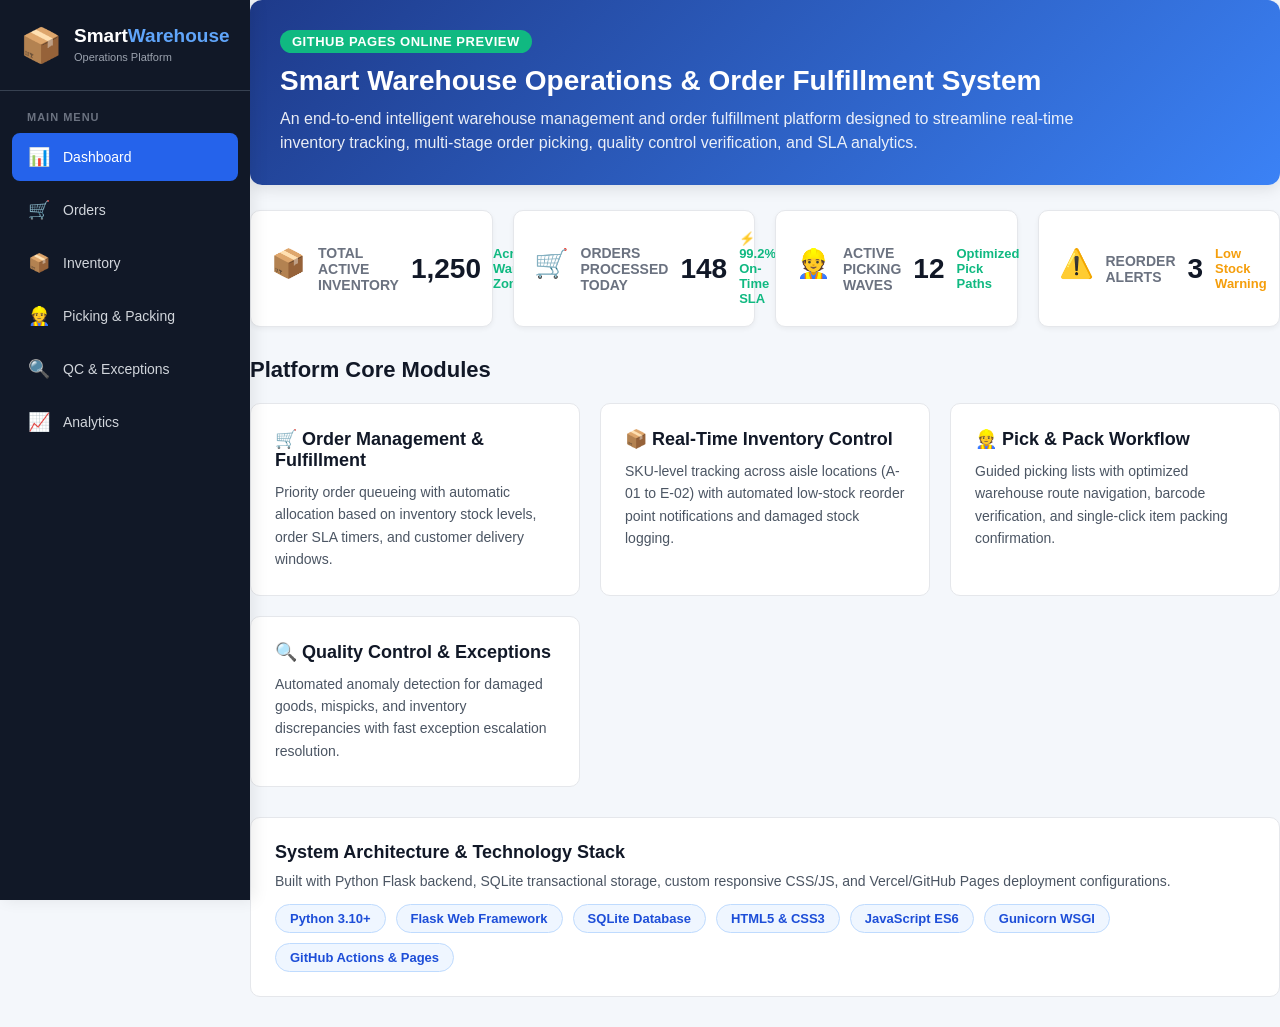
<file: index.html>
<!DOCTYPE html>
<html lang="en">

<head>
    <meta charset="UTF-8">
    <meta name="viewport" content="width=device-width, initial-scale=1.0">
    <title>Smart Warehouse Operations & Order Fulfillment System</title>
    <link rel="stylesheet" href="static/style.css">
    <style>
        .hero-banner {
            background: linear-gradient(135deg, #1e3a8a 0%, #3b82f6 100%);
            color: #ffffff;
            padding: 30px;
            border-radius: 12px;
            margin-bottom: 25px;
            box-shadow: 0 4px 15px rgba(0, 0, 0, 0.1);
        }
        .hero-banner h1 {
            font-size: 28px;
            margin-bottom: 10px;
            font-weight: 700;
        }
        .hero-banner p {
            font-size: 16px;
            opacity: 0.9;
            max-width: 800px;
            line-height: 1.5;
        }
        .badge-live {
            display: inline-block;
            background: #10b981;
            color: white;
            padding: 4px 12px;
            border-radius: 20px;
            font-size: 13px;
            font-weight: bold;
            margin-bottom: 12px;
            text-transform: uppercase;
            letter-spacing: 0.5px;
        }
        .metrics-grid {
            display: grid;
            grid-template-columns: repeat(auto-fit, minmax(220px, 1fr));
            gap: 20px;
            margin-bottom: 30px;
        }
        .metric-card {
            background: #ffffff;
            padding: 20px;
            border-radius: 10px;
            border: 1px solid #e5e7eb;
            box-shadow: 0 2px 5px rgba(0, 0, 0, 0.05);
            transition: transform 0.2s ease, box-shadow 0.2s ease;
        }
        .metric-card:hover {
            transform: translateY(-2px);
            box-shadow: 0 4px 12px rgba(0, 0, 0, 0.08);
        }
        .metric-icon {
            font-size: 28px;
            margin-bottom: 10px;
        }
        .metric-title {
            font-size: 14px;
            color: #6b7280;
            font-weight: 600;
            text-transform: uppercase;
        }
        .metric-value {
            font-size: 28px;
            font-weight: 800;
            color: #111827;
            margin: 5px 0;
        }
        .metric-subtitle {
            font-size: 13px;
            color: #10b981;
            font-weight: 600;
        }
        .features-grid {
            display: grid;
            grid-template-columns: repeat(auto-fit, minmax(300px, 1fr));
            gap: 20px;
            margin-bottom: 30px;
        }
        .feature-card {
            background: #ffffff;
            padding: 24px;
            border-radius: 10px;
            border: 1px solid #e5e7eb;
        }
        .feature-card h3 {
            font-size: 18px;
            color: #111827;
            margin-bottom: 10px;
            display: flex;
            align-items: center;
            gap: 10px;
        }
        .feature-card p {
            font-size: 14px;
            color: #4b5563;
            line-height: 1.6;
        }
        .tech-stack-section {
            background: #ffffff;
            padding: 24px;
            border-radius: 10px;
            border: 1px solid #e5e7eb;
            margin-bottom: 30px;
        }
        .tech-tags {
            display: flex;
            flex-wrap: wrap;
            gap: 10px;
            margin-top: 15px;
        }
        .tech-tag {
            background: #eff6ff;
            color: #1d4ed8;
            padding: 6px 14px;
            border-radius: 20px;
            font-size: 13px;
            font-weight: 600;
            border: 1px solid #bfdbfe;
        }
    </style>
</head>

<body>

    <div class="app-container">

        <!-- SIDEBAR -->
        <aside class="sidebar" id="sidebar">
            <div class="logo-area">
                <div class="logo-icon">📦</div>
                <div class="logo-text">
                    <h2>Smart<span>Warehouse</span></h2>
                    <small>Operations Platform</small>
                </div>
            </div>

            <nav class="sidebar-nav">
                <p class="nav-heading">MAIN MENU</p>
                <a href="#overview" class="nav-link active">
                    <span class="nav-icon">📊</span>
                    <span>Dashboard</span>
                </a>
                <a href="#orders" class="nav-link">
                    <span class="nav-icon">🛒</span>
                    <span>Orders</span>
                </a>
                <a href="#inventory" class="nav-link">
                    <span class="nav-icon">📦</span>
                    <span>Inventory</span>
                </a>
                <a href="#picking" class="nav-link">
                    <span class="nav-icon">👷</span>
                    <span>Picking & Packing</span>
                </a>
                <a href="#qc" class="nav-link">
                    <span class="nav-icon">🔍</span>
                    <span>QC & Exceptions</span>
                </a>
                <a href="#analytics" class="nav-link">
                    <span class="nav-icon">📈</span>
                    <span>Analytics</span>
                </a>
            </nav>
        </aside>

        <!-- MAIN CONTENT AREA -->
        <main class="main-content">
            
            <!-- HERO BANNER -->
            <div class="hero-banner" id="overview">
                <span class="badge-live">GitHub Pages Online Preview</span>
                <h1>Smart Warehouse Operations & Order Fulfillment System</h1>
                <p>
                    An end-to-end intelligent warehouse management and order fulfillment platform designed to streamline real-time inventory tracking, multi-stage order picking, quality control verification, and SLA analytics.
                </p>
            </div>

            <!-- KEY METRICS -->
            <div class="metrics-grid">
                <div class="metric-card">
                    <div class="metric-icon">📦</div>
                    <div class="metric-title">Total Active Inventory</div>
                    <div class="metric-value">1,250</div>
                    <div class="metric-subtitle">Across 5 Warehouse Zones</div>
                </div>

                <div class="metric-card">
                    <div class="metric-icon">🛒</div>
                    <div class="metric-title">Orders Processed Today</div>
                    <div class="metric-value">148</div>
                    <div class="metric-subtitle">⚡ 99.2% On-Time SLA</div>
                </div>

                <div class="metric-card">
                    <div class="metric-icon">👷</div>
                    <div class="metric-title">Active Picking Waves</div>
                    <div class="metric-value">12</div>
                    <div class="metric-subtitle">Optimized Pick Paths</div>
                </div>

                <div class="metric-card">
                    <div class="metric-icon">⚠️</div>
                    <div class="metric-title">Reorder Alerts</div>
                    <div class="metric-value">3</div>
                    <div class="metric-subtitle" style="color: #f59e0b;">Low Stock Warning</div>
                </div>
            </div>

            <!-- CORE MODULES -->
            <h2 style="margin-bottom: 20px; font-size: 22px; color: #111827;">Platform Core Modules</h2>
            <div class="features-grid">
                <div class="feature-card" id="orders">
                    <h3>🛒 Order Management & Fulfillment</h3>
                    <p>Priority order queueing with automatic allocation based on inventory stock levels, order SLA timers, and customer delivery windows.</p>
                </div>

                <div class="feature-card" id="inventory">
                    <h3>📦 Real-Time Inventory Control</h3>
                    <p>SKU-level tracking across aisle locations (A-01 to E-02) with automated low-stock reorder point notifications and damaged stock logging.</p>
                </div>

                <div class="feature-card" id="picking">
                    <h3>👷 Pick & Pack Workflow</h3>
                    <p>Guided picking lists with optimized warehouse route navigation, barcode verification, and single-click item packing confirmation.</p>
                </div>

                <div class="feature-card" id="qc">
                    <h3>🔍 Quality Control & Exceptions</h3>
                    <p>Automated anomaly detection for damaged goods, mispicks, and inventory discrepancies with fast exception escalation resolution.</p>
                </div>
            </div>

            <!-- TECH STACK -->
            <div class="tech-stack-section" id="analytics">
                <h3 style="margin-bottom: 10px; font-size: 18px; color: #111827;">System Architecture & Technology Stack</h3>
                <p style="font-size: 14px; color: #4b5563;">Built with Python Flask backend, SQLite transactional storage, custom responsive CSS/JS, and Vercel/GitHub Pages deployment configurations.</p>
                <div class="tech-tags">
                    <span class="tech-tag">Python 3.10+</span>
                    <span class="tech-tag">Flask Web Framework</span>
                    <span class="tech-tag">SQLite Database</span>
                    <span class="tech-tag">HTML5 & CSS3</span>
                    <span class="tech-tag">JavaScript ES6</span>
                    <span class="tech-tag">Gunicorn WSGI</span>
                    <span class="tech-tag">GitHub Actions & Pages</span>
                </div>
            </div>

        </main>
    </div>

</body>
</html>
</file>
<file: static/style.css>
/* =========================================================
   SMART WAREHOUSE OPERATIONS SYSTEM
   MAIN STYLESHEET
   ========================================================= */

* {
    margin: 0;
    padding: 0;
    box-sizing: border-box;
}

html {
    scroll-behavior: smooth;
}

body {
    font-family: Arial, Helvetica, sans-serif;
    background: #f4f7fb;
    color: #1f2937;
    min-height: 100vh;
}

a {
    text-decoration: none;
    color: inherit;
}

button {
    font-family: inherit;
}


/* =========================================================
   MAIN LAYOUT
   ========================================================= */

.app-container {
    display: flex;
    min-height: 100vh;
}


/* =========================================================
   SIDEBAR
   ========================================================= */

.sidebar {
    width: 250px;
    min-height: 100vh;
    background: #111827;
    color: white;
    position: fixed;
    left: 0;
    top: 0;
    bottom: 0;
    overflow-y: auto;
    z-index: 1000;
    box-shadow: 4px 0 15px rgba(0, 0, 0, 0.08);
}

.logo-area {
    padding: 25px 20px;
    display: flex;
    align-items: center;
    gap: 12px;
    border-bottom: 1px solid #374151;
}

.logo-icon {
    font-size: 34px;
}

.logo-text h2 {
    font-size: 19px;
    margin: 0;
}

.logo-text h2 span {
    color: #60a5fa;
}

.logo-text small {
    color: #9ca3af;
    font-size: 11px;
}

.sidebar-nav {
    padding: 20px 12px;
}

.nav-heading {
    color: #6b7280;
    font-size: 11px;
    font-weight: 700;
    letter-spacing: 1px;
    padding: 0 15px 10px;
}

.nav-link {
    display: flex;
    align-items: center;
    gap: 12px;
    padding: 13px 15px;
    margin-bottom: 5px;
    border-radius: 8px;
    color: #d1d5db;
    font-size: 14px;
    transition: 0.2s ease;
}

.nav-link:hover {
    background: #1f2937;
    color: white;
    transform: translateX(2px);
}

.nav-link.active {
    background: #2563eb;
    color: white;
}

.nav-icon {
    width: 24px;
    text-align: center;
    font-size: 18px;
}

.nav-divider {
    height: 1px;
    background: #374151;
    margin: 20px 5px;
}

.sidebar-footer {
    position: absolute;
    bottom: 20px;
    left: 12px;
    right: 12px;
}

.system-status {
    display: flex;
    align-items: center;
    gap: 10px;
    padding: 12px;
    background: #1f2937;
    border-radius: 8px;
}

.status-dot,
.live-dot {
    width: 9px;
    height: 9px;
    background: #22c55e;
    border-radius: 50%;
    display: inline-block;
    box-shadow: 0 0 8px rgba(34, 197, 94, 0.7);
}

.system-status strong {
    display: block;
    font-size: 12px;
}

.system-status small {
    display: block;
    color: #9ca3af;
    font-size: 10px;
    margin-top: 3px;
}

.hackathon-badge {
    margin-top: 10px;
    padding: 10px;
    text-align: center;
    background: #1e3a8a;
    border-radius: 8px;
    font-size: 12px;
}


/* =========================================================
   MAIN CONTENT
   ========================================================= */

.main-content {
    margin-left: 250px;
    width: calc(100% - 250px);
    min-height: 100vh;
}


/* =========================================================
   TOP BAR
   ========================================================= */

.topbar {
    height: 70px;
    background: white;
    border-bottom: 1px solid #e5e7eb;
    display: flex;
    align-items: center;
    justify-content: space-between;
    padding: 0 25px;
    position: sticky;
    top: 0;
    z-index: 900;
}

.topbar-left {
    display: flex;
    align-items: center;
    gap: 15px;
}

.topbar-right {
    display: flex;
    align-items: center;
    gap: 18px;
}

.menu-toggle {
    display: none;
    border: none;
    background: transparent;
    font-size: 25px;
    cursor: pointer;
}

.breadcrumb {
    display: flex;
    gap: 8px;
    align-items: center;
    color: #6b7280;
    font-size: 13px;
}

.breadcrumb strong {
    color: #111827;
}

.live-status {
    display: flex;
    align-items: center;
    gap: 7px;
    color: #16a34a;
    font-size: 13px;
    font-weight: 600;
}

.notification-btn {
    position: relative;
    font-size: 20px;
    cursor: pointer;
}

.notification-dot {
    position: absolute;
    top: 0;
    right: -2px;
    width: 7px;
    height: 7px;
    background: #ef4444;
    border-radius: 50%;
}

.user-profile {
    display: flex;
    align-items: center;
    gap: 10px;
}

.user-avatar {
    width: 40px;
    height: 40px;
    background: #2563eb;
    color: white;
    border-radius: 50%;
    display: flex;
    align-items: center;
    justify-content: center;
    font-weight: 700;
}

.user-info strong {
    display: block;
    font-size: 13px;
}

.user-info small {
    color: #6b7280;
    font-size: 11px;
}


/* =========================================================
   PAGE CONTENT
   ========================================================= */

.page-content {
    padding: 25px;
    min-height: calc(100vh - 140px);
}


/* =========================================================
   DASHBOARD
   ========================================================= */

.dashboard-page {
    width: 100%;
}

.page-header {
    display: flex;
    justify-content: space-between;
    align-items: center;
    margin-bottom: 25px;
}

.page-header h1 {
    margin: 0;
    font-size: 30px;
}

.page-header p {
    margin-top: 7px;
    color: #6b7280;
}

.new-order-btn {
    background: #2563eb;
    color: white;
    padding: 12px 18px;
    border-radius: 8px;
    font-weight: 600;
    transition: 0.2s;
}

.new-order-btn:hover {
    background: #1d4ed8;
    transform: translateY(-2px);
}


/* =========================================================
   METRICS
   ========================================================= */

.metrics-grid {
    display: grid;
    grid-template-columns: repeat(6, 1fr);
    gap: 15px;
    margin-bottom: 20px;
}

.metric-card {
    background: white;
    padding: 18px;
    border-radius: 12px;
    display: flex;
    align-items: center;
    gap: 12px;
    box-shadow: 0 3px 12px rgba(0, 0, 0, 0.07);
    transition: 0.2s;
}

.metric-card:hover {
    transform: translateY(-3px);
    box-shadow: 0 8px 20px rgba(0, 0, 0, 0.10);
}

.metric-icon {
    font-size: 28px;
}

.metric-card span {
    color: #6b7280;
    font-size: 12px;
}

.metric-card h2 {
    margin-top: 4px;
    font-size: 25px;
}

.metric-card.warning {
    border-left: 4px solid #f59e0b;
}

.metric-card.danger {
    border-left: 4px solid #ef4444;
}


/* =========================================================
   SUMMARY
   ========================================================= */

.summary-grid {
    display: grid;
    grid-template-columns: repeat(2, 1fr);
    gap: 20px;
    margin-bottom: 20px;
}

.summary-card {
    background: white;
    padding: 20px;
    border-radius: 12px;
    display: flex;
    align-items: center;
    gap: 15px;
    box-shadow: 0 3px 12px rgba(0, 0, 0, 0.07);
    transition: 0.2s;
}

.summary-card:hover {
    transform: translateY(-3px);
}

.summary-icon {
    font-size: 35px;
}

.summary-card span {
    display: block;
    color: #6b7280;
    font-size: 13px;
}

.summary-card strong {
    display: block;
    font-size: 28px;
    margin-top: 5px;
}


/* =========================================================
   CARDS
   ========================================================= */

.dashboard-card,
.card,
.inventory-card,
.analytics-card,
.order-card {
    background: white;
    border-radius: 12px;
    padding: 22px;
    box-shadow: 0 3px 12px rgba(0, 0, 0, 0.07);
    margin-bottom: 20px;
}

.card-header {
    display: flex;
    justify-content: space-between;
    align-items: center;
    margin-bottom: 20px;
}

.card-header h2 {
    font-size: 20px;
    margin: 0;
}

.card-header p {
    color: #6b7280;
    margin-top: 5px;
    font-size: 13px;
}

.view-link {
    color: #2563eb;
    font-weight: 600;
    font-size: 13px;
}

.view-link:hover {
    text-decoration: underline;
}


/* =========================================================
   TABLES
   ========================================================= */

.table-wrapper {
    width: 100%;
    overflow-x: auto;
}

table {
    width: 100%;
    border-collapse: collapse;
}

th {
    background: #f3f4f6;
    color: #374151;
    padding: 13px;
    text-align: left;
    font-size: 13px;
    font-weight: 600;
}

td {
    padding: 13px;
    border-bottom: 1px solid #e5e7eb;
    font-size: 13px;
}

tbody tr:hover {
    background: #f9fafb;
}

.order-link {
    color: #2563eb;
    font-weight: 600;
}

.order-link:hover {
    text-decoration: underline;
}


/* =========================================================
   BADGES
   ========================================================= */

.badge,
.status-badge,
.status {
    display: inline-block;
    padding: 6px 10px;
    border-radius: 20px;
    font-size: 11px;
    font-weight: 600;
}

.badge.high {
    background: #ffedd5;
    color: #9a3412;
}

.badge.medium {
    background: #dbeafe;
    color: #1e40af;
}

.badge.low {
    background: #f3f4f6;
    color: #374151;
}

.badge.urgent {
    background: #fee2e2;
    color: #991b1b;
}

.status-badge {
    background: #e0f2fe;
    color: #075985;
}

.badge-success,
.status.healthy {
    background: #dcfce7;
    color: #166534;
}

.badge-warning,
.status.low {
    background: #fef3c7;
    color: #92400e;
}

.badge-danger,
.status.out {
    background: #fee2e2;
    color: #991b1b;
}

.badge-info {
    background: #dbeafe;
    color: #1e40af;
}

.empty {
    text-align: center;
    padding: 30px;
    color: #6b7280;
}


/* =========================================================
   BUTTONS
   ========================================================= */

.btn {
    display: inline-block;
    border: none;
    padding: 11px 18px;
    border-radius: 8px;
    cursor: pointer;
    font-weight: 600;
    font-size: 14px;
    transition: 0.2s;
}

.btn:hover {
    opacity: 0.9;
    transform: translateY(-1px);
}

.btn-primary {
    background: #2563eb;
    color: white;
}

.btn-success {
    background: #16a34a;
    color: white;
}

.btn-warning {
    background: #f59e0b;
    color: white;
}

.btn-danger {
    background: #dc2626;
    color: white;
}

.btn-secondary {
    background: #6b7280;
    color: white;
}


/* =========================================================
   QUICK ACTIONS
   ========================================================= */

.quick-actions {
    display: grid;
    grid-template-columns: repeat(6, 1fr);
    gap: 12px;
}

.action-btn {
    text-decoration: none;
    text-align: center;
    padding: 14px;
    border-radius: 8px;
    background: #eff6ff;
    color: #1d4ed8;
    font-weight: 600;
    border: 1px solid #dbeafe;
    transition: 0.2s;
}

.action-btn:hover {
    background: #2563eb;
    color: white;
    transform: translateY(-2px);
}


/* =========================================================
   FORMS
   ========================================================= */

.form-group {
    margin-bottom: 18px;
}

.form-group label {
    display: block;
    margin-bottom: 7px;
    font-weight: 600;
    font-size: 14px;
}

.form-control,
input,
select,
textarea {
    width: 100%;
    padding: 11px 12px;
    border: 1px solid #d1d5db;
    border-radius: 8px;
    background: white;
    font-family: inherit;
    font-size: 14px;
    outline: none;
}

.form-control:focus,
input:focus,
select:focus,
textarea:focus {
    border-color: #2563eb;
    box-shadow: 0 0 0 3px rgba(37, 99, 235, 0.1);
}

textarea {
    min-height: 120px;
    resize: vertical;
}

.form-grid {
    display: grid;
    grid-template-columns: repeat(2, 1fr);
    gap: 18px;
}

.form-grid .full-width {
    grid-column: 1 / -1;
}


/* =========================================================
   SEARCH
   ========================================================= */

.search-box {
    display: flex;
    align-items: center;
    gap: 10px;
    margin-bottom: 20px;
}

.search-box input {
    max-width: 350px;
}


/* =========================================================
   ALERTS
   ========================================================= */

.alert {
    padding: 13px 16px;
    border-radius: 8px;
    margin-bottom: 15px;
    font-size: 14px;
}

.alert-success {
    background: #dcfce7;
    color: #166534;
}

.alert-warning {
    background: #fef3c7;
    color: #92400e;
}

.alert-danger {
    background: #fee2e2;
    color: #991b1b;
}

.alert-info {
    background: #dbeafe;
    color: #1e40af;
}


/* =========================================================
   FLASH MESSAGES
   ========================================================= */

.flash-container {
    padding: 0 25px;
}

.flash-message {
    margin-top: 15px;
    padding: 12px 15px;
    border-radius: 8px;
    background: #dcfce7;
    color: #166534;
    display: flex;
    align-items: center;
    gap: 10px;
}

.flash-message button {
    margin-left: auto;
    border: none;
    background: transparent;
    font-size: 20px;
    cursor: pointer;
}


/* =========================================================
   NOTIFICATIONS
   ========================================================= */

.notification {
    background: white;
    border-radius: 10px;
    padding: 15px;
    margin-bottom: 12px;
    border-left: 4px solid #2563eb;
    box-shadow: 0 2px 8px rgba(0, 0, 0, 0.06);
}

.notification strong {
    display: block;
    margin-bottom: 5px;
}

.notification p {
    color: #6b7280;
    font-size: 13px;
}


/* =========================================================
   ANALYTICS
   ========================================================= */

.analytics-container {
    display: grid;
    grid-template-columns: 1fr 1fr;
    gap: 20px;
}

.progress-item {
    margin-bottom: 20px;
}

.progress-label {
    display: flex;
    justify-content: space-between;
    margin-bottom: 7px;
    font-size: 13px;
}

.progress-bar {
    width: 100%;
    height: 10px;
    background: #e5e7eb;
    border-radius: 10px;
    overflow: hidden;
}

.progress-fill {
    height: 100%;
    background: #2563eb;
    border-radius: 10px;
}


/* =========================================================
   FOOTER
   ========================================================= */

.main-footer {
    padding: 20px 25px;
    color: #6b7280;
    font-size: 12px;
    display: flex;
    justify-content: space-between;
    gap: 20px;
    border-top: 1px solid #e5e7eb;
    background: white;
}

.main-footer strong {
    color: #374151;
}


/* =========================================================
   MOBILE OVERLAY
   ========================================================= */

.sidebar-overlay {
    display: none;
}


/* =========================================================
   RESPONSIVE
   ========================================================= */

@media (max-width: 1200px) {

    .metrics-grid {
        grid-template-columns: repeat(3, 1fr);
    }

    .quick-actions {
        grid-template-columns: repeat(3, 1fr);
    }

}


@media (max-width: 900px) {

    .sidebar {
        transform: translateX(-100%);
        transition: transform 0.3s ease;
    }

    .sidebar.sidebar-open {
        transform: translateX(0);
    }

    .main-content {
        margin-left: 0;
        width: 100%;
    }

    .menu-toggle {
        display: block;
    }

    .sidebar-overlay.overlay-visible {
        display: block;
        position: fixed;
        inset: 0;
        background: rgba(0, 0, 0, 0.45);
        z-index: 999;
    }

    .metrics-grid {
        grid-template-columns: repeat(2, 1fr);
    }

    .summary-grid {
        grid-template-columns: 1fr;
    }

    .analytics-container {
        grid-template-columns: 1fr;
    }

}


@media (max-width: 600px) {

    .page-content {
        padding: 15px;
    }

    .topbar {
        padding: 0 15px;
    }

    .topbar-right {
        gap: 10px;
    }

    .user-info {
        display: none;
    }

    .page-header {
        flex-direction: column;
        align-items: flex-start;
        gap: 15px;
    }

    .page-header h1 {
        font-size: 24px;
    }

    .metrics-grid {
        grid-template-columns: 1fr;
    }

    .summary-grid {
        grid-template-columns: 1fr;
    }

    .quick-actions {
        grid-template-columns: repeat(2, 1fr);
    }

    .form-grid {
        grid-template-columns: 1fr;
    }

    .form-grid .full-width {
        grid-column: auto;
    }

    .dashboard-card,
    .card,
    .inventory-card,
    .analytics-card {
        padding: 16px;
    }

    .main-footer {
        flex-direction: column;
        padding: 15px;
    }

}


@media (max-width: 400px) {

    .quick-actions {
        grid-template-columns: 1fr;
    }

    .metric-card,
    .summary-card {
        padding: 15px;
    }

}
</file>
